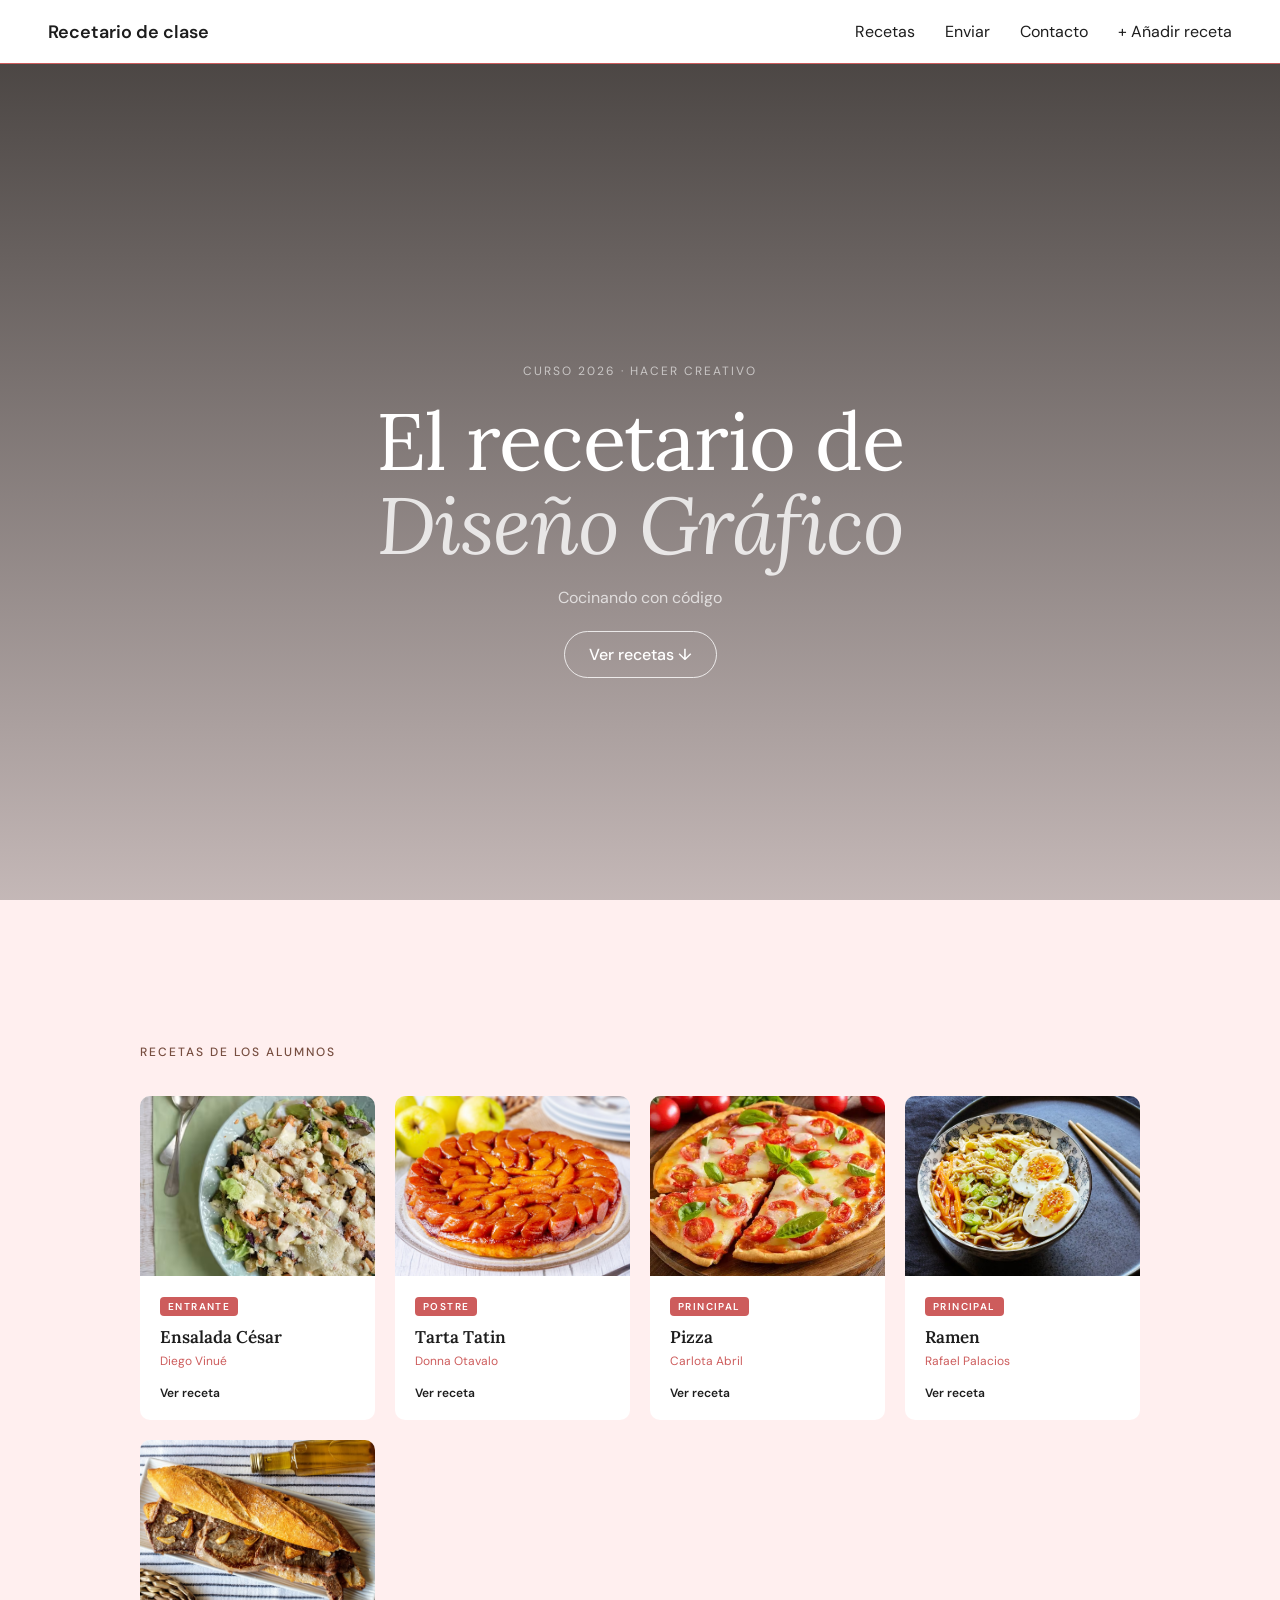
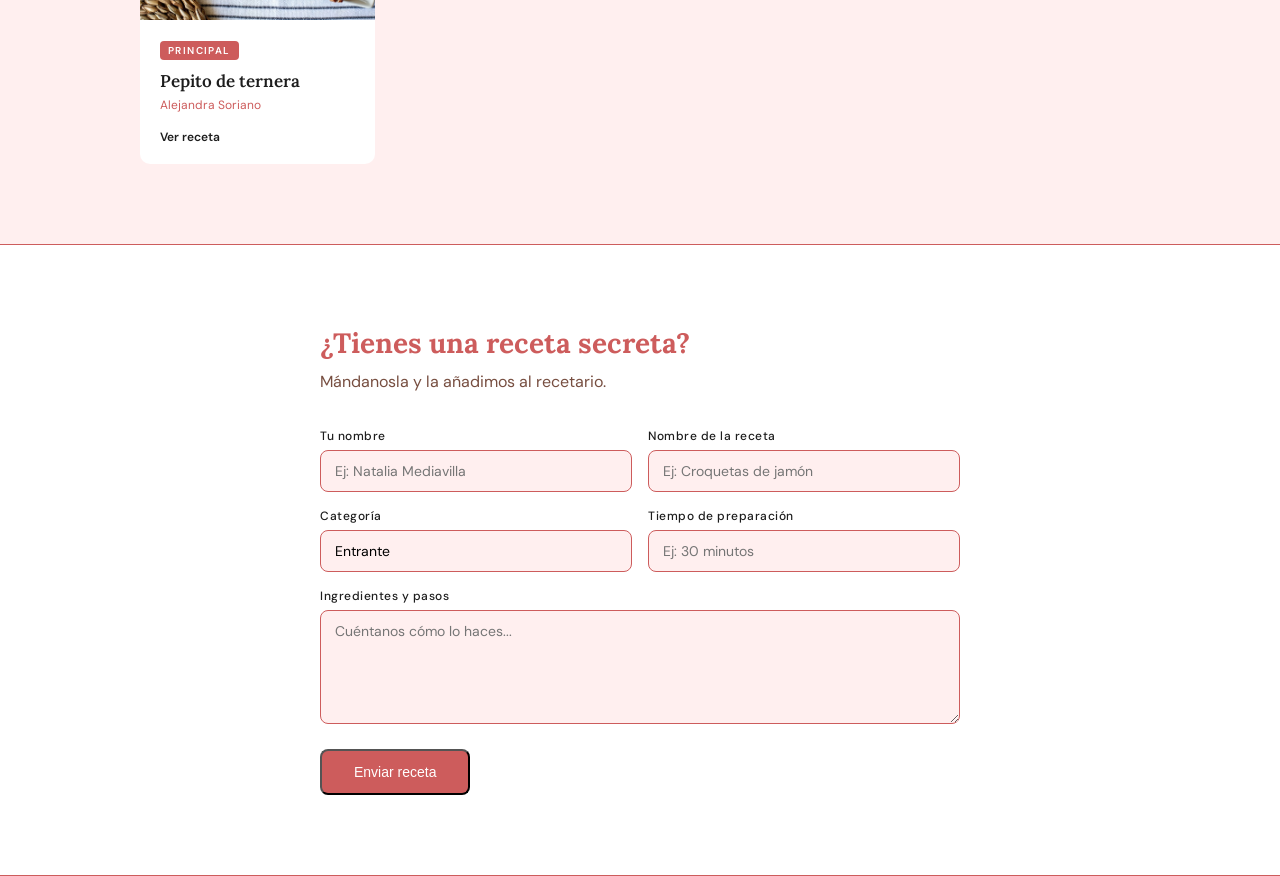
<file: index.html>
<!DOCTYPE html>
<html lang="es">

<head>

    <meta charset="UTF-8">
    <meta name="viewport" content="width=device-width, initial-scale=1.0">
    <title>Recetario de la Clase de Diseño Gráfico</title>
    <link rel="stylesheet" href="CSS/Estilos.css">
    <link rel="icon" type="image/png" href="">

</head>

<body>

    <header>

        <a class="logo" href="#top">Recetario de clase</a>

        <nav>
            <ul>
                <li><a href="#recetas">Recetas</a></li>
                <li><a href="#enviar">Enviar</a></li>
                <li><a href="#footer">Contacto</a></li>

                <li><a href="#enviar">+ Añadir receta</a></li>
            </ul>
        </nav>

    </header>

    <main>
        <section id="top" class="hero">

            <div class="hero-content">
                <p class="hero-eyebrow">Curso 2026 · Hacer Creativo</p>
                <h1>El recetario de <em>Diseño Gráfico</em></h1>
                <p class="hero-sub">Cocinando con código</p>

                <a href="#recetas" class="btn-hero">Ver recetas ↓</a>

            </div>

        </section>

        <!--TARJETAS RECETAS-->

        <section id="recetas" class="recetas">

            <div class="recetas-inner">

                <h2>Recetas de los alumnos</h2>

                <div class="grid">

                     <!--Card 01-->
                      
                    <a href="recetas/ensalada_cesar.html" class="card">

                        <div class="card-img">
                            <img src="img/ensalada_cesar.avif" alt="Imagen de una ensalada Cesar">
                        </div>

                        <div class="card-content">
                            <span class="card-tag">Entrante</span>
                            <h3>Ensalada César</h3>
                            <p class="autor">Diego Vinué</p>
                            <span class="card-link">Ver receta</span>
                        </div>

                    </a>

                    <!--Card 02-->
                      
                    <a href="recetas/tarta_tatin.html" class="card">

                        <div class="card-img">
                            <img src="img/tarta_tatin.jpg" alt="Imagen de una tarta tatin">
                        </div>

                        <div class="card-content">
                            <span class="card-tag">Postre</span>
                            <h3>Tarta Tatin</h3>
                            <p class="autor">Donna Otavalo</p>
                            <span class="card-link">Ver receta</span>
                        </div>

                    </a>

                    <!--Card 03-->
                      
                    <a href="recetas/pizza.html" class="card">

                        <div class="card-img">
                            <img src="img/pizza.webp" alt="Imagen de una pizza">
                        </div>

                        <div class="card-content">
                            <span class="card-tag">Principal</span>
                            <h3>Pizza</h3>
                            <p class="autor">Carlota Abril</p>
                            <span class="card-link">Ver receta</span>
                        </div>

                    </a>

                    <!--Card 04-->
                      
                    <a href="recetas/ramen.html" class="card">

                        <div class="card-img">
                            <img src="img/ramen.avif" alt="Imagen de un ramen">
                        </div>

                        <div class="card-content">
                            <span class="card-tag">Principal</span>
                            <h3>Ramen</h3>
                            <p class="autor">Rafael Palacios</p>
                            <span class="card-link">Ver receta</span>
                        </div>

                    </a>

                    <!--Card 05-->
                      
                    <a href="recetas/pepito de ternera.html" class="card">

                        <div class="card-img">
                            <img src="img/pepito-de-ternera.jpg" alt="Imagen de un pepito de ternera">
                        </div>

                        <div class="card-content">
                            <span class="card-tag">Principal</span>
                            <h3>Pepito de ternera</h3>
                            <p class="autor">Alejandra Soriano</p>
                            <span class="card-link">Ver receta</span>
                        </div>

                    </a>

                </div>

            </div>
        </section>

        <!--FORMULARIO-->

        <section class="formulario" id="enviar">

            <div class="formulario-inner">

                <h2>¿Tienes una receta secreta?</h2>
                <p>Mándanosla y la añadimos al recetario.</p>

                <form>

                    <div class="form-grid">

                        <div>
                            <label for="nombre">Tu nombre</label>
                            <input id="nombre" type="text" placeholder="Ej: Natalia Mediavilla">
                        </div>

                        <div>
                            <label for="receta">Nombre de la receta</label>
                            <input id="receta" type="text" placeholder="Ej: Croquetas de jamón">
                        </div>

                        <div>
                            <label for="categoria">Categoría</label>
                            <select id="categoria">
                                <option>Entrante</option>
                                <option>Principal</option>
                                <option>Postre</option>
                            </select>
                        </div>

                        <div>
                            <label for="tiempo">Tiempo de preparación</label>
                            <input id="tiempo" type="text" placeholder="Ej: 30 minutos">
                        </div>

                        <div class="form-full">
                            <label for="descripcion">Ingredientes y pasos</label>
                            <textarea id="descripcion" rows="5" placeholder="Cuéntanos cómo lo haces..."></textarea>
                        </div>

                    </div>

                    <button type="submit" class="btn">Enviar receta</button>

                </form>

            </div>

        </section>

    </main>

</body>

</html>
</file>
<file: CSS/Estilos.css>
@import url('https://fonts.googleapis.com/css2?family=DM+Sans:ital,opsz,wght@0,9..40,100..1000;1,9..40,100..1000&family=Lora:ital,wght@0,400..700;1,400..700&display=swap');

:root {
    --color-white: #fff;
    --color-dark: #1d1d1d;
    --color-bg: #ffefef;
    --color-accent: indianred;
    --color-accent-light: #774e40;
    --color-border: indianred;

    --font-serif: "Lora", serif; 
    --font-sans: "DM Sans", sans-serif;

    --radius: 10px;
    --gap: 20px;
    --nav-height: 64px;
}

* { /* RESET DE LOS PARÁMETROS ESTANDAR*/
    box-sizing: border-box;
    padding: 0;
    margin: 0;
}

a {
    color: inherit;
    text-decoration: none;
}

img {
    display: block;
    max-width: 100%;
}

body {
    font-family: var(--font-sans);
    color: var(--color-dark);
    background-color: var(--color-bg);
}

header {
    display: flex;
    justify-content: space-between;
    align-items: center;
    height: var(--nav-height);
    padding-inline: 48px;

    background-color: var(--color-white);
    border-bottom: 1px solid var(--color-border);
}

.logo {
    font-size: 18px;
    font-weight: 600;
    letter-spacing: -0,2px;
    color: var(--color-dark);
}

nav ul {
    list-style: none;
    display: flex;
    gap: 30px;
}

.hero {
    height: 100vh;
    background-image: 
       linear-gradient(to bottom, rgba(20,18,15,0.80) 0%, rgba(20,18,15,0.25) 100%),
       url('https://images.unsplash.com/photo-1653233797467-1a528819fd4f?q=80&w=1170&auto=format&fit=crop&ixlib=rb-4.1.0&ixid=M3wxMjA3fDB8MHxwaG90by1wYWdlfHx8fGVufDB8fHx8fA%3D%3D');
    background-size: cover;
    background-position: center;
    background-attachment: fixed;
    display: flex;
    justify-content: center;
    align-items: center;
    text-align: center;
}

.hero-content {
    color: var(--color-white);
    max-width: 640px;
    padding-inline: 24px;
}

.hero-eyebrow {
    font-size: 12px;
    letter-spacing: 2px;
    text-transform: uppercase;
    color: #fff;
    opacity: 0.6;
    margin-bottom: 20px;
}

.hero h1 {
    font-family: var(--font-serif);
    font-size: 80px;
    font-weight: 400;
    line-height: 1.05;
    letter-spacing: -1px;
    margin-bottom: 20px;
}

.hero h1 em {
    opacity: 0.8;
}

.hero-sub {
    font-size: 16px;
    color: #fff;
    opacity: 0.7;
    margin-bottom: 36px;
}

.btn-hero {
    border: 1px solid rgba(255, 255, 255, 0.8);
    padding: 12px 24px;
    border-radius: 24px;
    font-weight: 500;
    transition: all 0.4s;
}

.btn-hero:hover {
    background-color: indianred;
}

.recetas{
    padding: 80px 24px;
}

.recetas-inner{
    max-width: 1000px;
    margin-inline: auto;
}

.recetas h2{
    font-size: 12px;
    font-weight: 500;
    letter-spacing: 2px;
    text-transform: uppercase;
    color: var(--color-accent-light);
    margin-bottom: 36px;
}

.grid{
    display: grid;
    grid-template-columns: repeat(4, 1fr);
    gap: 20px;
}




.card{
    background-color: var(--color-white);
    border-radius: 10px;
    overflow: hidden;
    transition: box-shadow 0.5s;
}

.card:hover{
    box-shadow: 0 12px 32px rgba(0,0,0,0.10);
}




.card-img{
    overflow: hidden;
    height: 180px;
}

.card-img img{
    width: 100%;
    height: 100%;
    object-fit: cover;
    transition: transform 0.5s;
}

.card:hover .card-img img{
    transform: scale(1.05);
    transition: transform 0.5s;
}

.card-content{
    padding: 18px 20px;
}


.card-tag{
    display: inline-block;
    font-size: 10px;
    font-weight: 600;
    letter-spacing: 1.4px;
    text-transform: uppercase;
    color: var(--color-white);
    background-color: var(--color-accent);
    padding: 3px 8px;
    border-radius: 4px;
    margin-bottom: 10px;
}

.card h3{
    font-family: var(--font-serif);
    font-size: 17px;
    font-weight: 600;
    margin-bottom: 5px;
}

.card .autor{
    font-size: 12px;
    color: var(--color-accent);
    margin-bottom: 12px;
}

.card-link{
    font-size: 12px;
    font-weight: 600;
}


/*DISEÑO DE FORMULARIO*/

.formulario{
    background-color: #fff;
    border-top: 1px solid var(--color-accent);
    border-bottom: 1px solid var(--color-accent);
    padding: 80px 24px;
}

.formulario-inner{
    max-width: 640px;
    margin-inline: auto;
}

.formulario h2{
    font-size: 28px;
    font-family: var(--font-serif);
    color: var(--color-accent);
    margin-bottom: 10px;
}

.formulario p{
    color: var(--color-accent-light);
    margin-bottom: 36px;
}

.form-grid{
    display: grid;
    grid-template-columns: repeat(2, 1fr);
    gap: 16px;
}

.form-grid label {
    display: block;
    font-size: 12px;
    font-weight: 500;
    color: var(--color-dark);
    letter-spacing: 0.5px;
    margin-bottom: 6px;
}

.form-grid input,
.form-grid select,
.form-grid textarea {
    width: 100% !important;
    padding: 11px 14px;
    border: 1px solid var(--color-border);
    background-color: var(--color-bg);
    font-size: 14px;
    border-radius: 8px;
    font-family: var(--font-sans);

    /*que solo se pueda redimensionar la caja hacia abajo*/
    resize: vertical;

    /*que no cargue el estilo predeterminado del navegador*/
    appearance: none;
}

.form-full{
    grid-column: span 2;
}

.btn{
    display: inline-block;
    cursor: pointer;
    margin-top: 20px;
    background-color: var(--color-accent);
    color: var(--color-white);
    padding: 13px 32px;
    font-size: 14px;
    border-radius: 8px;
}











/*ADAPTAR LAS COLUMNAS DEL GRID A DIFERENTES TAMAÑOS DE PANTALLA*/

@media (max-width: 768px){ /*TABLET*/

    .grid{
        grid-template-columns: repeat(2, 1fr);
    }

}

@media (max-width: 450px){ /*MOVIL*/

    .grid{
        grid-template-columns: repeat(1, 1fr);
    }

}
</file>
